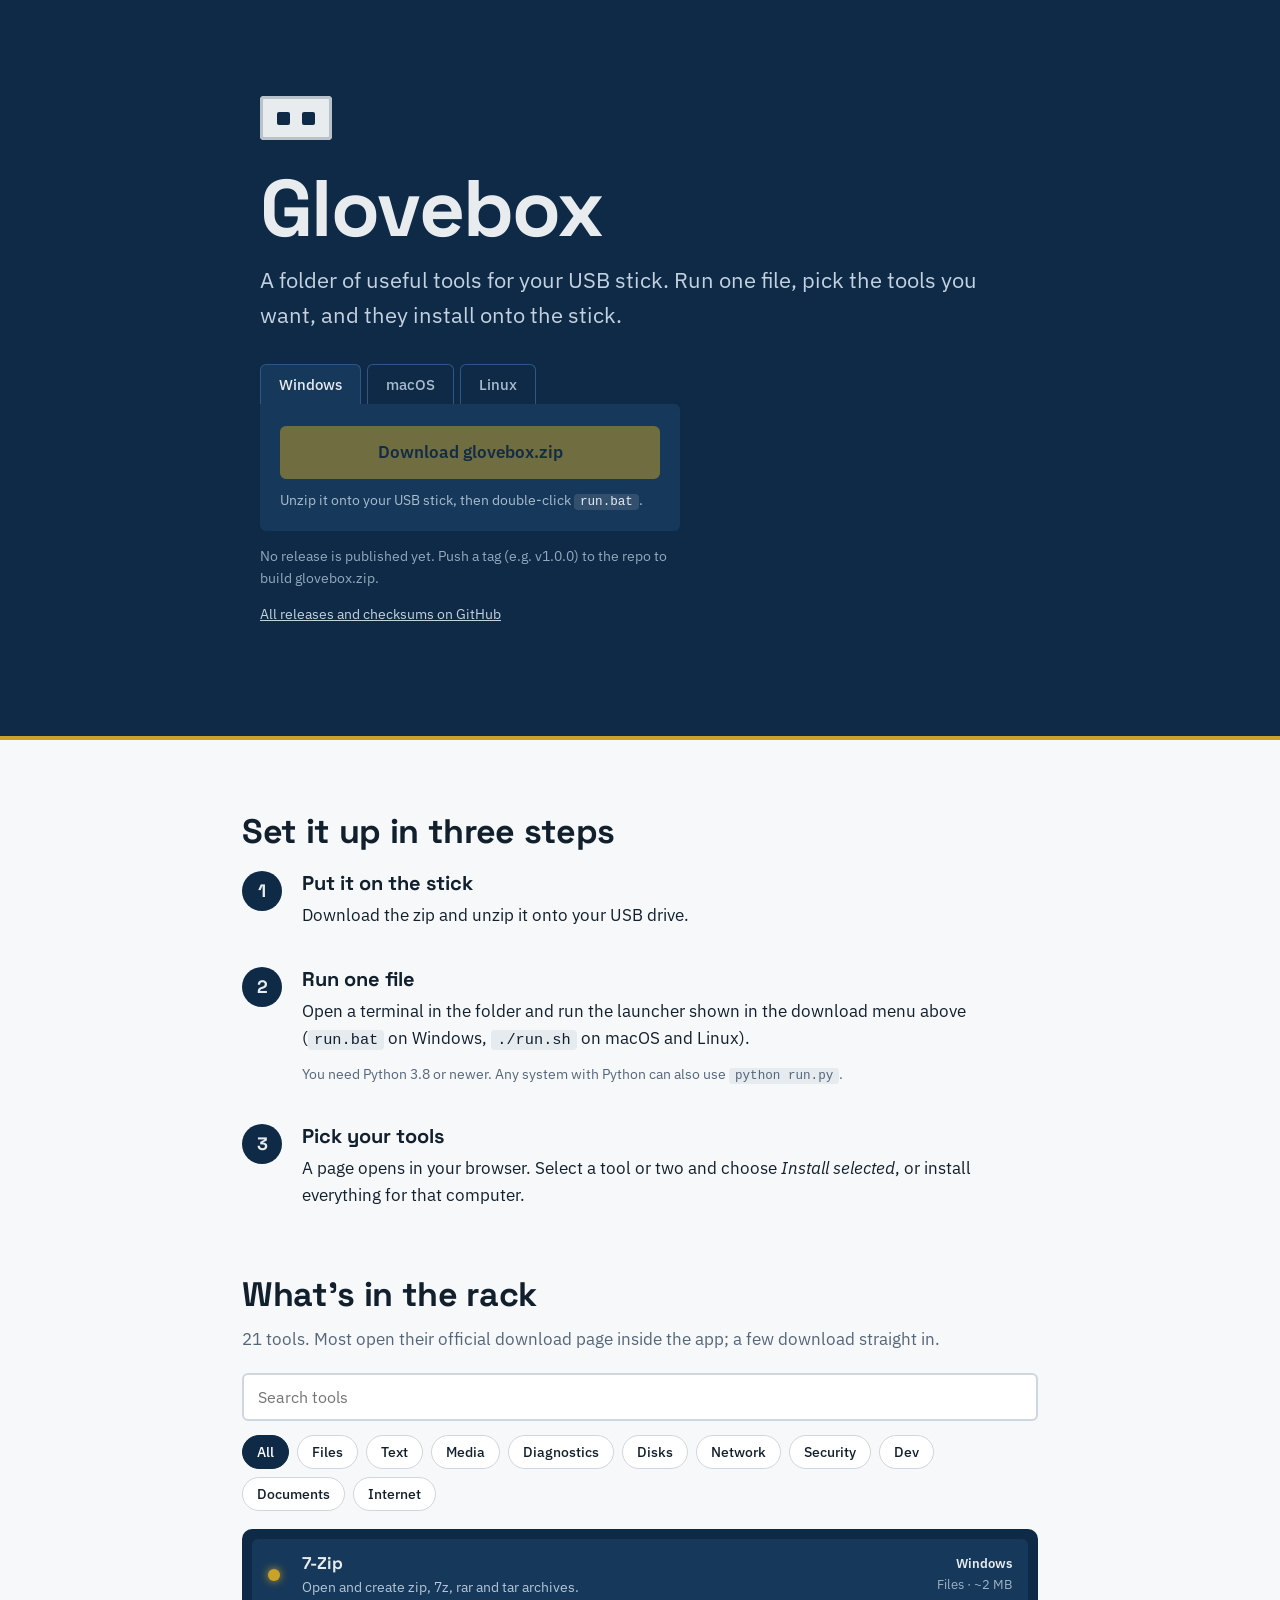
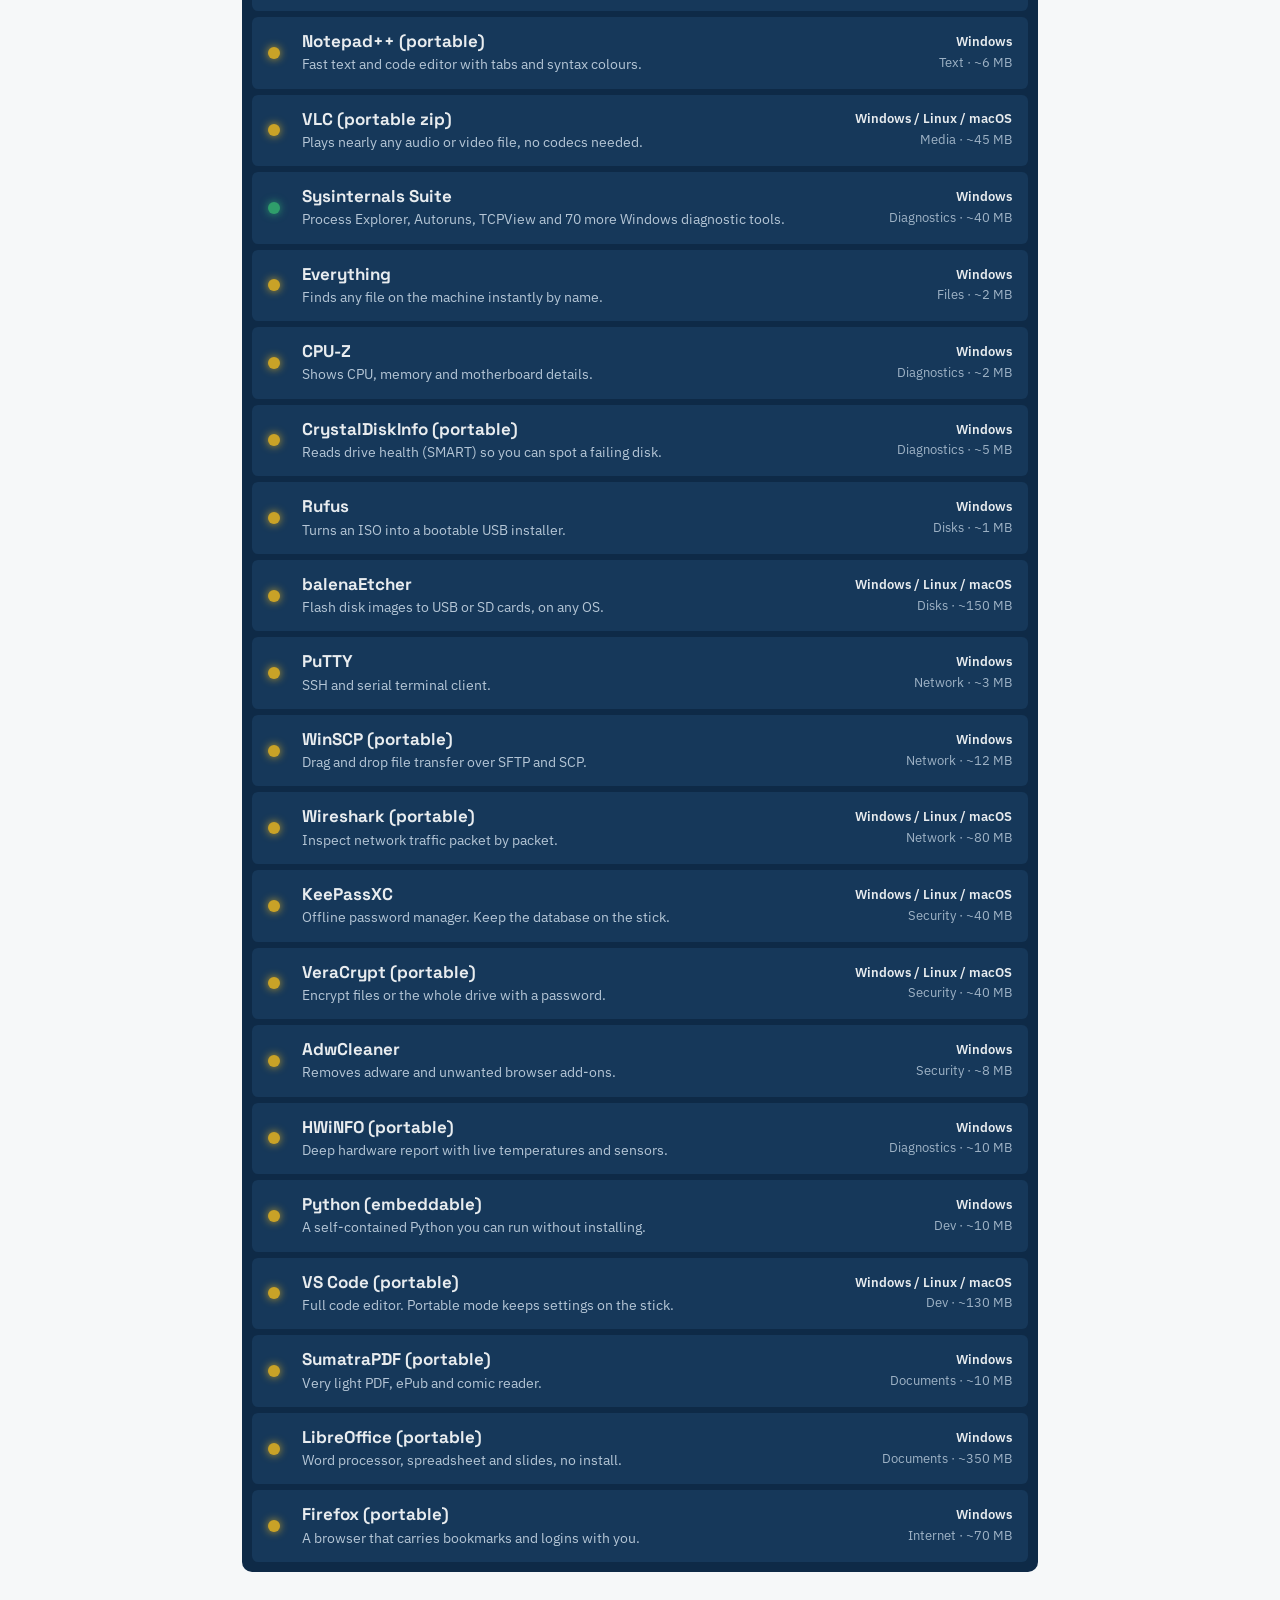
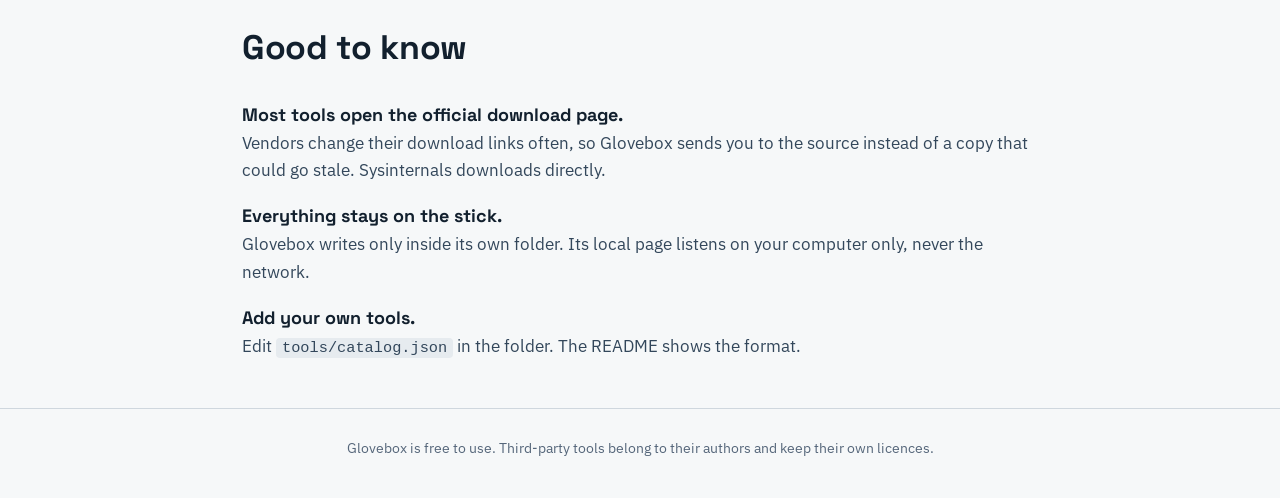
<file: public/index.html>
<!doctype html>
<html lang="en">
<head>
<meta charset="utf-8">
<meta name="viewport" content="width=device-width, initial-scale=1">
<title>Glovebox: a USB stick of useful tools</title>
<meta name="description" content="Glovebox is a portable toolkit for your USB stick. Run one file and pick which tools to install, or install them all.">
<link rel="icon" href="data:image/svg+xml,%3Csvg xmlns='http://www.w3.org/2000/svg' viewBox='0 0 64 40'%3E%3Crect width='64' height='40' rx='3' fill='%23e8ecef'/%3E%3Crect x='16' y='14' width='12' height='12' rx='2' fill='%230e2a47'/%3E%3Crect x='36' y='14' width='12' height='12' rx='2' fill='%230e2a47'/%3E%3C/svg%3E">
<link rel="preconnect" href="https://fonts.googleapis.com">
<link rel="preconnect" href="https://fonts.gstatic.com" crossorigin>
<link href="https://fonts.googleapis.com/css2?family=IBM+Plex+Sans:wght@400;500;600&family=Space+Grotesk:wght@500;700&display=swap" rel="stylesheet">
<link rel="stylesheet" href="site.css">
</head>
<body>

<header class="hero">
  <div class="hero-in">
    <div class="plug" aria-hidden="true"><span></span><span></span></div>
    <h1>Glovebox</h1>
    <p class="lead">A folder of useful tools for your USB stick. Run one file, pick the tools you want, and they install onto the stick.</p>

    <div class="dl-menu" role="group" aria-label="Download Glovebox">
      <div class="dl-tabs" role="tablist" aria-label="Choose your system">
        <button role="tab" aria-selected="true" data-os="win" id="tab-win" aria-controls="panel-win">Windows</button>
        <button role="tab" aria-selected="false" data-os="mac" id="tab-mac" aria-controls="panel-mac">macOS</button>
        <button role="tab" aria-selected="false" data-os="linux" id="tab-linux" aria-controls="panel-linux">Linux</button>
      </div>

      <div class="dl-panel" role="tabpanel" id="panel-win" aria-labelledby="tab-win">
        <a class="btn primary" href="https://github.com/sillyjoshua/glovebox/releases/latest/download/glovebox.zip" id="dl-win">Download glovebox.zip</a>
        <p class="fine">Unzip it onto your USB stick, then double-click <code>run.bat</code>.</p>
      </div>
      <div class="dl-panel" role="tabpanel" id="panel-mac" hidden aria-labelledby="tab-mac">
        <a class="btn primary" href="https://github.com/sillyjoshua/glovebox/releases/latest/download/glovebox.zip" id="dl-mac">Download glovebox.zip</a>
        <p class="fine">Unzip it onto your USB stick, open Terminal in the folder, and run <code>./run.sh</code>.</p>
      </div>
      <div class="dl-panel" role="tabpanel" id="panel-linux" hidden aria-labelledby="tab-linux">
        <a class="btn primary" href="https://github.com/sillyjoshua/glovebox/releases/latest/download/glovebox.zip" id="dl-linux">Download glovebox.zip</a>
        <p class="fine">Unzip it onto your USB stick, open a terminal in the folder, and run <code>./run.sh</code>.</p>
      </div>

      <p class="fine" id="file-meta">Same file for every system &mdash; the menu just picks your instructions.</p>
      <p class="fine"><a href="https://github.com/sillyjoshua/glovebox/releases" id="all-releases">All releases and checksums on GitHub</a></p>
    </div>
  </div>
</header>

<main>

  <section class="block" aria-labelledby="how">
    <h2 id="how">Set it up in three steps</h2>
    <ol class="steps">
      <li>
        <h3>Put it on the stick</h3>
        <p>Download the zip and unzip it onto your USB drive.</p>
      </li>
      <li>
        <h3>Run one file</h3>
        <p>Open a terminal in the folder and run the launcher shown in the download menu above (<code>run.bat</code> on Windows, <code>./run.sh</code> on macOS and Linux).</p>
        <p class="fine">You need Python 3.8 or newer. Any system with Python can also use <code>python run.py</code>.</p>
      </li>
      <li>
        <h3>Pick your tools</h3>
        <p>A page opens in your browser. Select a tool or two and choose <em>Install selected</em>, or install everything for that computer.</p>
      </li>
    </ol>
  </section>

  <section class="block" aria-labelledby="tools">
    <h2 id="tools">What's in the rack</h2>
    <p class="sub" id="tools-sub">Loading the tool list…</p>

    <label class="search">
      <span class="sr">Search tools</span>
      <input id="q" type="search" placeholder="Search tools">
    </label>
    <div id="cats" class="cats" role="group" aria-label="Category"></div>

    <ul id="rack" class="rack" aria-live="polite"></ul>
    <p id="empty" class="empty" hidden>No tools match. Clear the search or pick another category.</p>
  </section>

  <section class="block" aria-labelledby="notes">
    <h2 id="notes">Good to know</h2>
    <dl class="notes">
      <dt>Most tools open the official download page.</dt>
      <dd>Vendors change their download links often, so Glovebox sends you to the source instead of a copy that could go stale. Sysinternals downloads directly.</dd>
      <dt>Everything stays on the stick.</dt>
      <dd>Glovebox writes only inside its own folder. Its local page listens on your computer only, never the network.</dd>
      <dt>Add your own tools.</dt>
      <dd>Edit <code>tools/catalog.json</code> in the folder. The README shows the format.</dd>
    </dl>
  </section>

</main>

<footer class="foot">
  <p>Glovebox is free to use. Third-party tools belong to their authors and keep their own licences.</p>
</footer>

<script defer src="site.js"></script>
</body>
</html>
</file>
<file: public/site.css>
:root {
  --chassis: #0e2a47;
  --chassis-2: #16385a;
  --silver: #e8ecef;
  --paper: #f6f8f9;
  --ink: #12202e;
  --muted: #55667a;
  --brass: #c9a227;
  --green: #2f9e6b;
  --line: #cfd7de;
  --font-head: "Space Grotesk", system-ui, sans-serif;
  --font-body: "IBM Plex Sans", system-ui, sans-serif;
  --font-mono: ui-monospace, SFMono-Regular, Menlo, Consolas, monospace;
}

* { box-sizing: border-box; }

body {
  margin: 0;
  background: var(--paper);
  color: var(--ink);
  font: 400 17px/1.6 var(--font-body);
}

.sr {
  position: absolute; width: 1px; height: 1px; overflow: hidden;
  clip: rect(0 0 0 0); white-space: nowrap;
}

code, pre { font-family: var(--font-mono); }
code { background: #e6ebef; padding: 1px 6px; border-radius: 4px; font-size: .9em; }

:focus-visible { outline: 3px solid #4aa3ff; outline-offset: 2px; }

/* ---------- hero ---------- */
.hero {
  background: var(--chassis);
  color: var(--silver);
  border-bottom: 4px solid var(--brass);
  padding: clamp(40px, 8vw, 96px) clamp(16px, 4vw, 56px);
}
.hero-in { max-width: 760px; margin: 0 auto; }

.plug {
  width: 72px; height: 44px;
  background: var(--silver);
  border-radius: 4px;
  display: flex; align-items: center; justify-content: center; gap: 12px;
  box-shadow: inset 0 0 0 3px #b9c2ca;
  margin-bottom: 28px;
}
.plug span { width: 13px; height: 13px; background: var(--chassis); border-radius: 2px; }

h1 {
  margin: 0 0 14px;
  font: 700 clamp(44px, 9vw, 80px)/1 var(--font-head);
  letter-spacing: -0.02em;
}
.lead { font-size: clamp(18px, 2.4vw, 22px); color: #c4d2df; max-width: 34em; margin: 0 0 32px; }

.fine { font-size: 14px; color: var(--muted); }
.hero .fine { color: #93a9bd; }
.hero .fine a { color: #c4d2df; }

/* ---------- download menu ---------- */
.dl-menu { max-width: 420px; }
.dl-tabs { display: flex; gap: 6px; margin-bottom: 0; }
.dl-tabs [role="tab"] {
  font: 500 15px var(--font-body);
  padding: 10px 18px; border: 1.5px solid #2c5786; border-bottom: none;
  background: transparent; color: #a9bccd; cursor: pointer;
  border-radius: 6px 6px 0 0;
}
.dl-tabs [role="tab"][aria-selected="true"] { background: var(--chassis-2); color: var(--silver); }
.dl-panel {
  background: var(--chassis-2); border-radius: 0 6px 6px 6px;
  padding: 22px 20px 18px; margin-bottom: 14px;
}
.dl-panel .btn.primary { display: block; text-align: center; margin-bottom: 10px; }
.dl-panel .fine { margin: 0; color: #a9bccd; }
.dl-panel .fine code { background: rgba(255,255,255,.12); color: var(--silver); }
.btn.primary.disabled, .dl-panel .btn.disabled {
  pointer-events: none; opacity: .5;
}

.btn {
  font: 600 17px/1 var(--font-body);
  padding: 16px 24px;
  border-radius: 6px;
  border: 2px solid var(--silver);
  background: transparent;
  color: var(--silver);
  cursor: pointer;
  text-decoration: none;
  display: inline-block;
}
.btn.primary { background: var(--brass); border-color: var(--brass); color: var(--ink); }
.btn.primary:hover { background: #d8b23a; border-color: #d8b23a; }

/* ---------- sections ---------- */
main { max-width: 860px; margin: 0 auto; padding: 24px clamp(16px, 4vw, 32px) 40px; }
.block { padding: 48px 0 8px; }
h2 { font: 700 clamp(26px, 4vw, 34px)/1.15 var(--font-head); margin: 0 0 20px; letter-spacing: -0.01em; }
h3 { font: 700 20px/1.25 var(--font-head); margin: 0 0 6px; }
.sub { color: var(--muted); margin: -8px 0 20px; }

/* steps: this content really is a sequence, so numbering earns its place */
.steps { list-style: none; counter-reset: s; padding: 0; margin: 0; display: grid; gap: 28px; }
.steps li { counter-increment: s; position: relative; padding-left: 60px; }
.steps li::before {
  content: counter(s);
  position: absolute; left: 0; top: 0;
  width: 40px; height: 40px; border-radius: 50%;
  background: var(--chassis); color: var(--silver);
  display: grid; place-items: center;
  font: 700 18px var(--font-head);
}
.steps p { margin: 0 0 10px; }

.os { display: flex; gap: 6px; margin: 10px 0 0; }
.os button {
  font: 500 15px var(--font-body);
  padding: 8px 16px; border: 1.5px solid var(--line); background: #fff; color: var(--ink);
  border-radius: 6px 6px 0 0; border-bottom: none; cursor: pointer;
}
.os button[aria-selected="true"] { background: var(--chassis); border-color: var(--chassis); color: #fff; }

.cmd {
  margin: 0 0 12px; padding: 16px 18px;
  background: var(--chassis); color: #d9e6f2;
  border-radius: 0 6px 6px 6px; overflow-x: auto; font-size: 16px;
}
.cmd code { background: none; padding: 0; font-size: inherit; }

/* ---------- tool rack ---------- */
.search input {
  width: 100%; font: 400 16px var(--font-body);
  padding: 12px 14px; border: 2px solid var(--line); border-radius: 6px; background: #fff; color: var(--ink);
}
.cats { display: flex; gap: 8px; flex-wrap: wrap; margin: 14px 0 18px; }
.cat {
  font: 500 14px var(--font-body); padding: 7px 14px; border-radius: 999px;
  border: 1.5px solid var(--line); background: #fff; color: var(--ink); cursor: pointer;
}
.cat[aria-pressed="true"] { background: var(--chassis); border-color: var(--chassis); color: #fff; }

.rack {
  list-style: none; margin: 0; padding: 10px;
  background: var(--chassis); border-radius: 10px;
  display: flex; flex-direction: column; gap: 6px;
}
.slot {
  display: grid; grid-template-columns: 18px 1fr auto; align-items: center; gap: 16px;
  background: var(--chassis-2); color: var(--silver);
  border-radius: 6px; padding: 14px 16px;
}
.led { width: 12px; height: 12px; border-radius: 50%; background: var(--green); box-shadow: 0 0 8px var(--green); }
.led.page { background: var(--brass); box-shadow: 0 0 8px var(--brass); }
.slot h3 { font-size: 17px; margin: 0; }
.slot p { margin: 2px 0 0; color: #b5c6d6; font-size: 14px; line-height: 1.45; }
.side { text-align: right; font-size: 13px; color: #9fb3c6; white-space: nowrap; }
.side b { display: block; color: var(--silver); font-weight: 600; }

.empty { text-align: center; color: var(--muted); padding: 32px 0; }

.legend { display: flex; gap: 20px; flex-wrap: wrap; font-size: 14px; color: var(--muted); margin: 14px 0 0; padding: 0; list-style: none; }
.legend .led { display: inline-block; vertical-align: -1px; margin-right: 6px; width: 10px; height: 10px; }

/* ---------- notes ---------- */
.notes { margin: 0; display: grid; gap: 4px; }
.notes dt { font: 700 18px var(--font-head); margin-top: 16px; }
.notes dd { margin: 0; color: #33475b; }

.foot { border-top: 1px solid var(--line); text-align: center; padding: 28px 16px 40px; color: var(--muted); font-size: 14px; }
.foot p { margin: 0; }

@media (max-width: 620px) {
  .slot { grid-template-columns: 18px 1fr; }
  .side { grid-column: 2; text-align: left; }
  .steps li { padding-left: 52px; }
}
</file>
